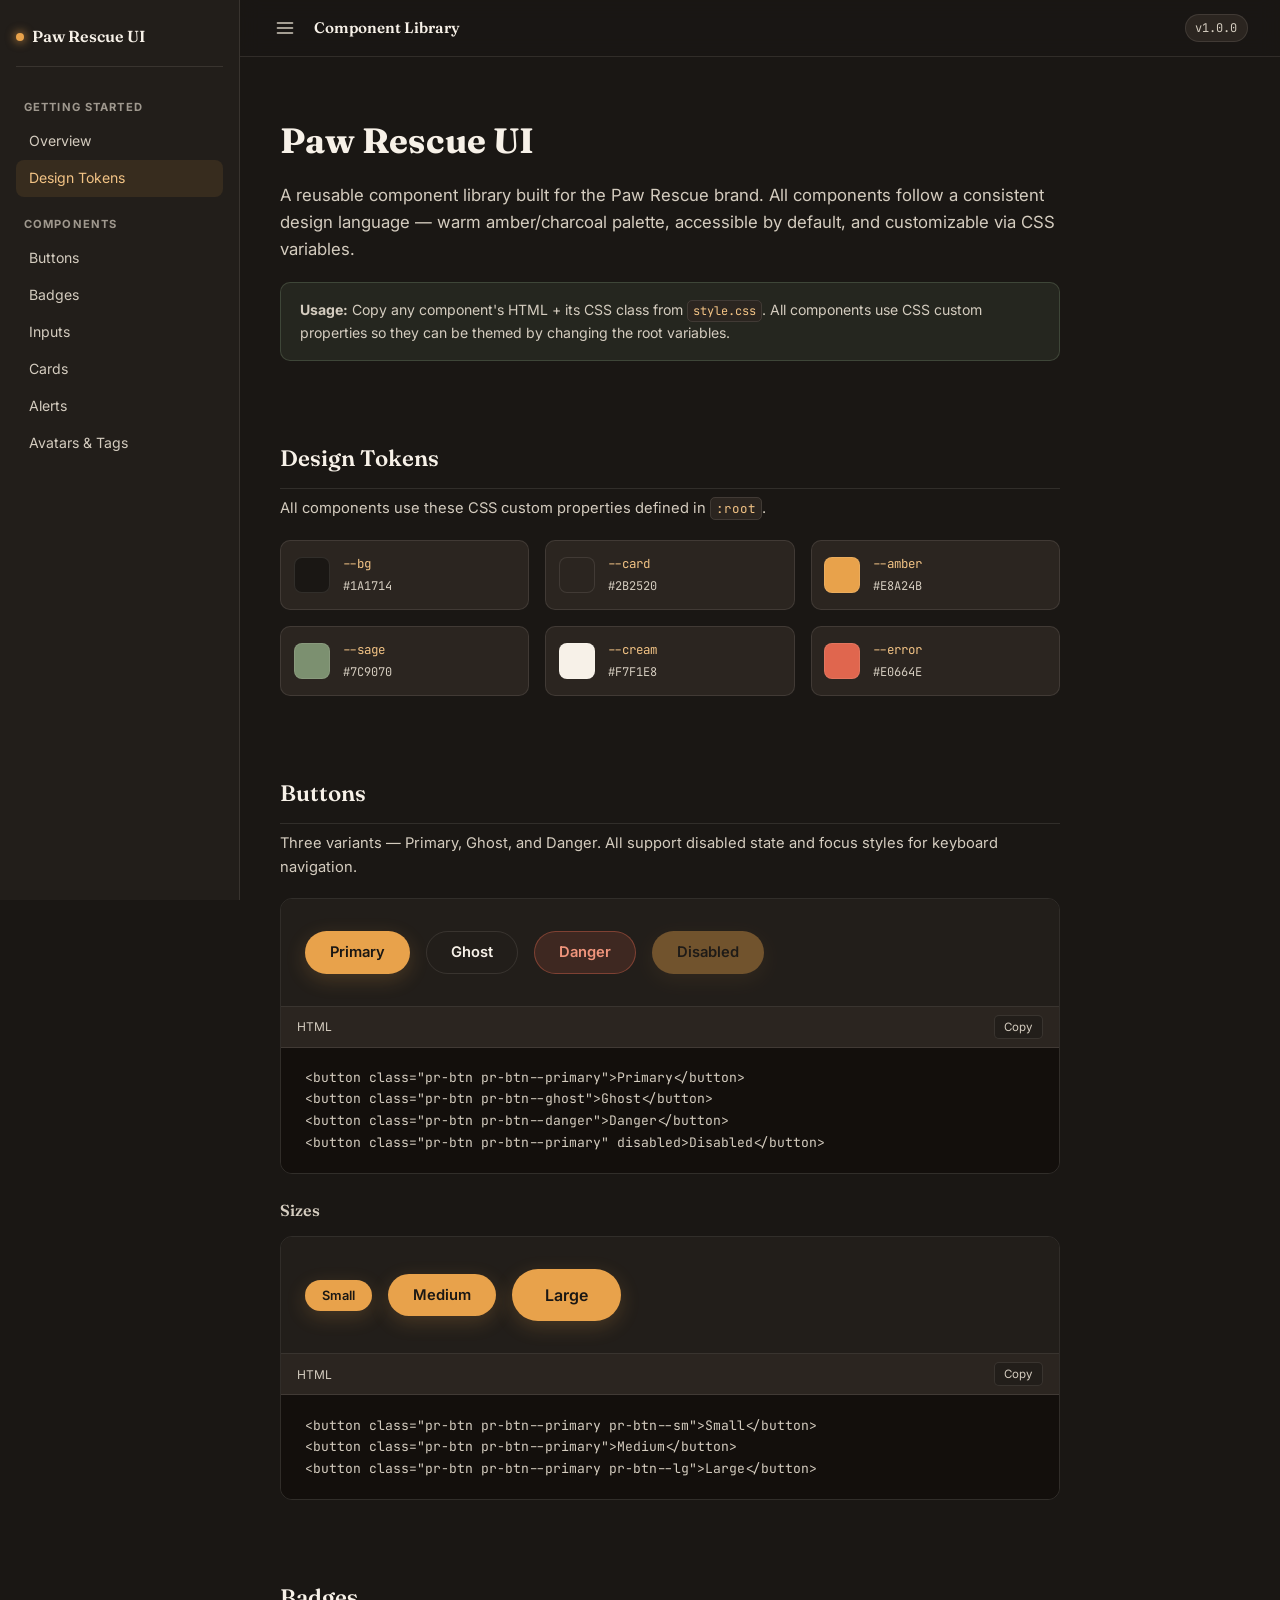
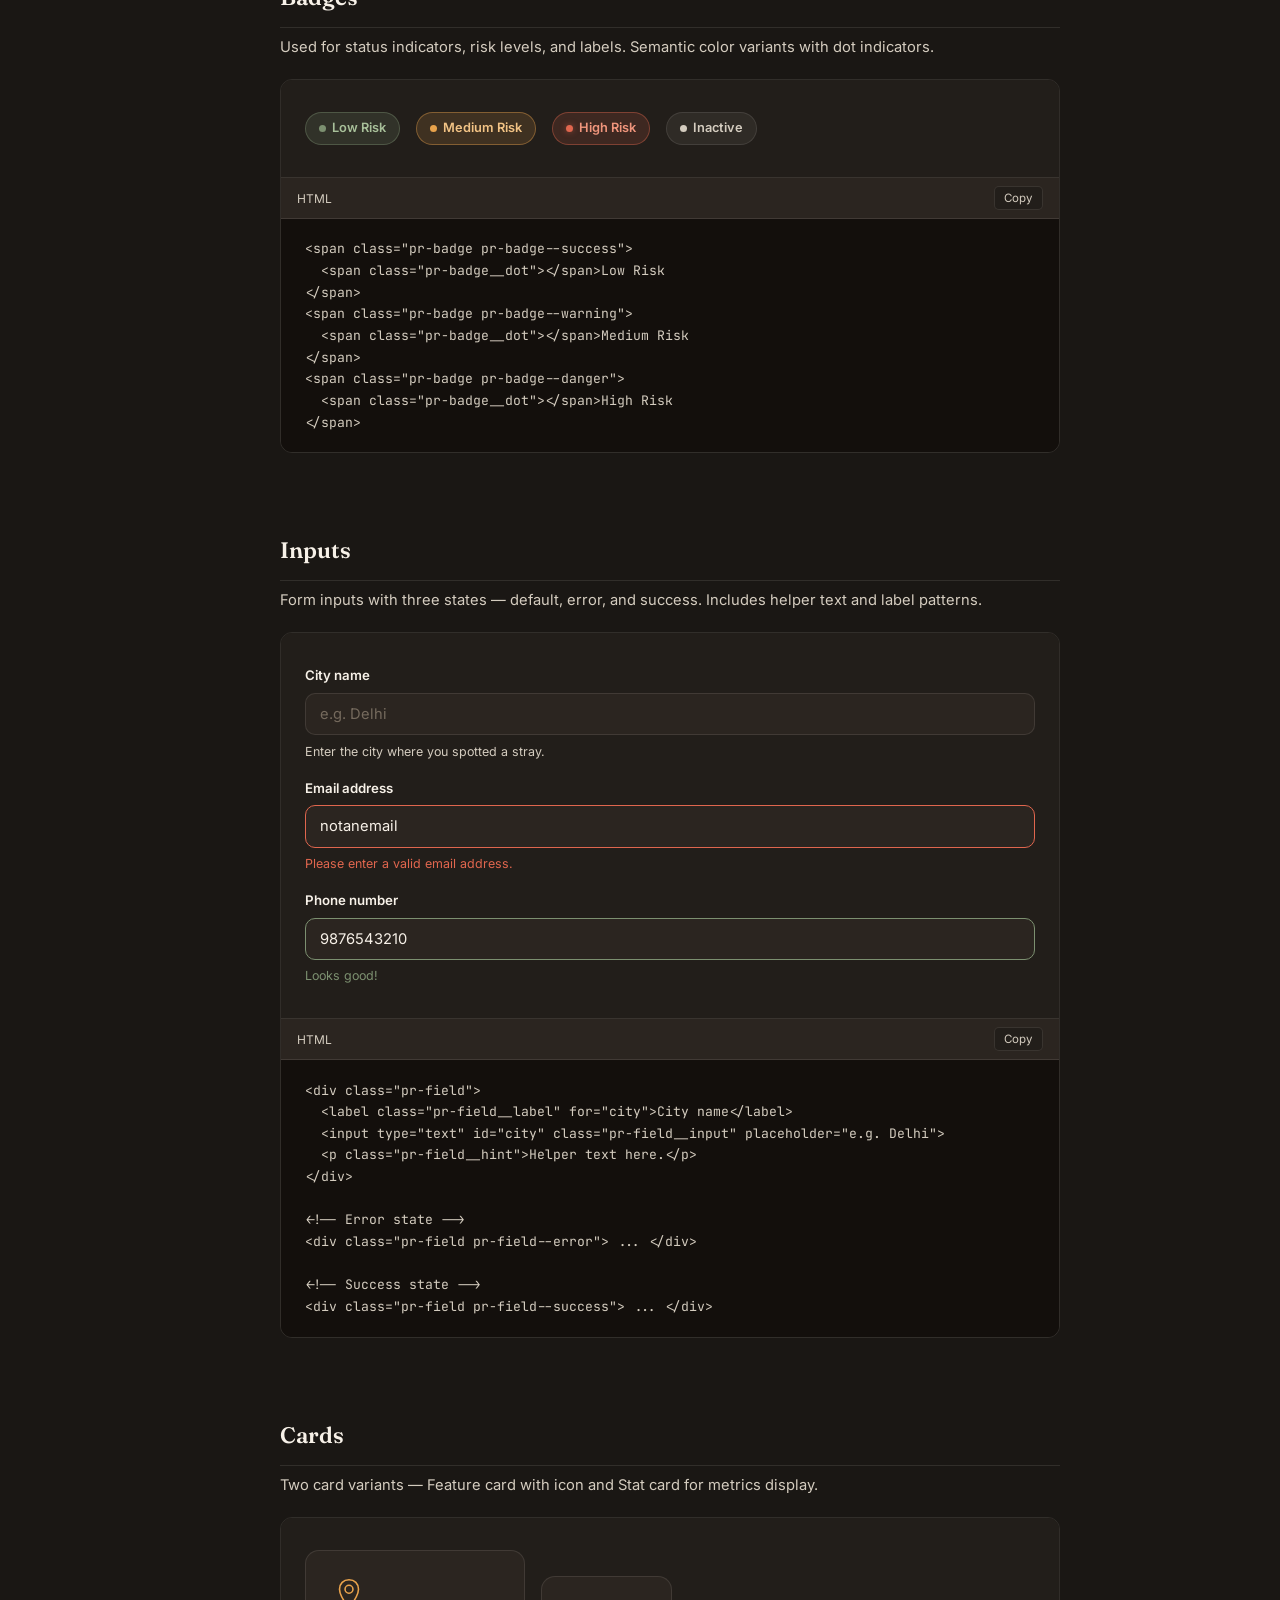
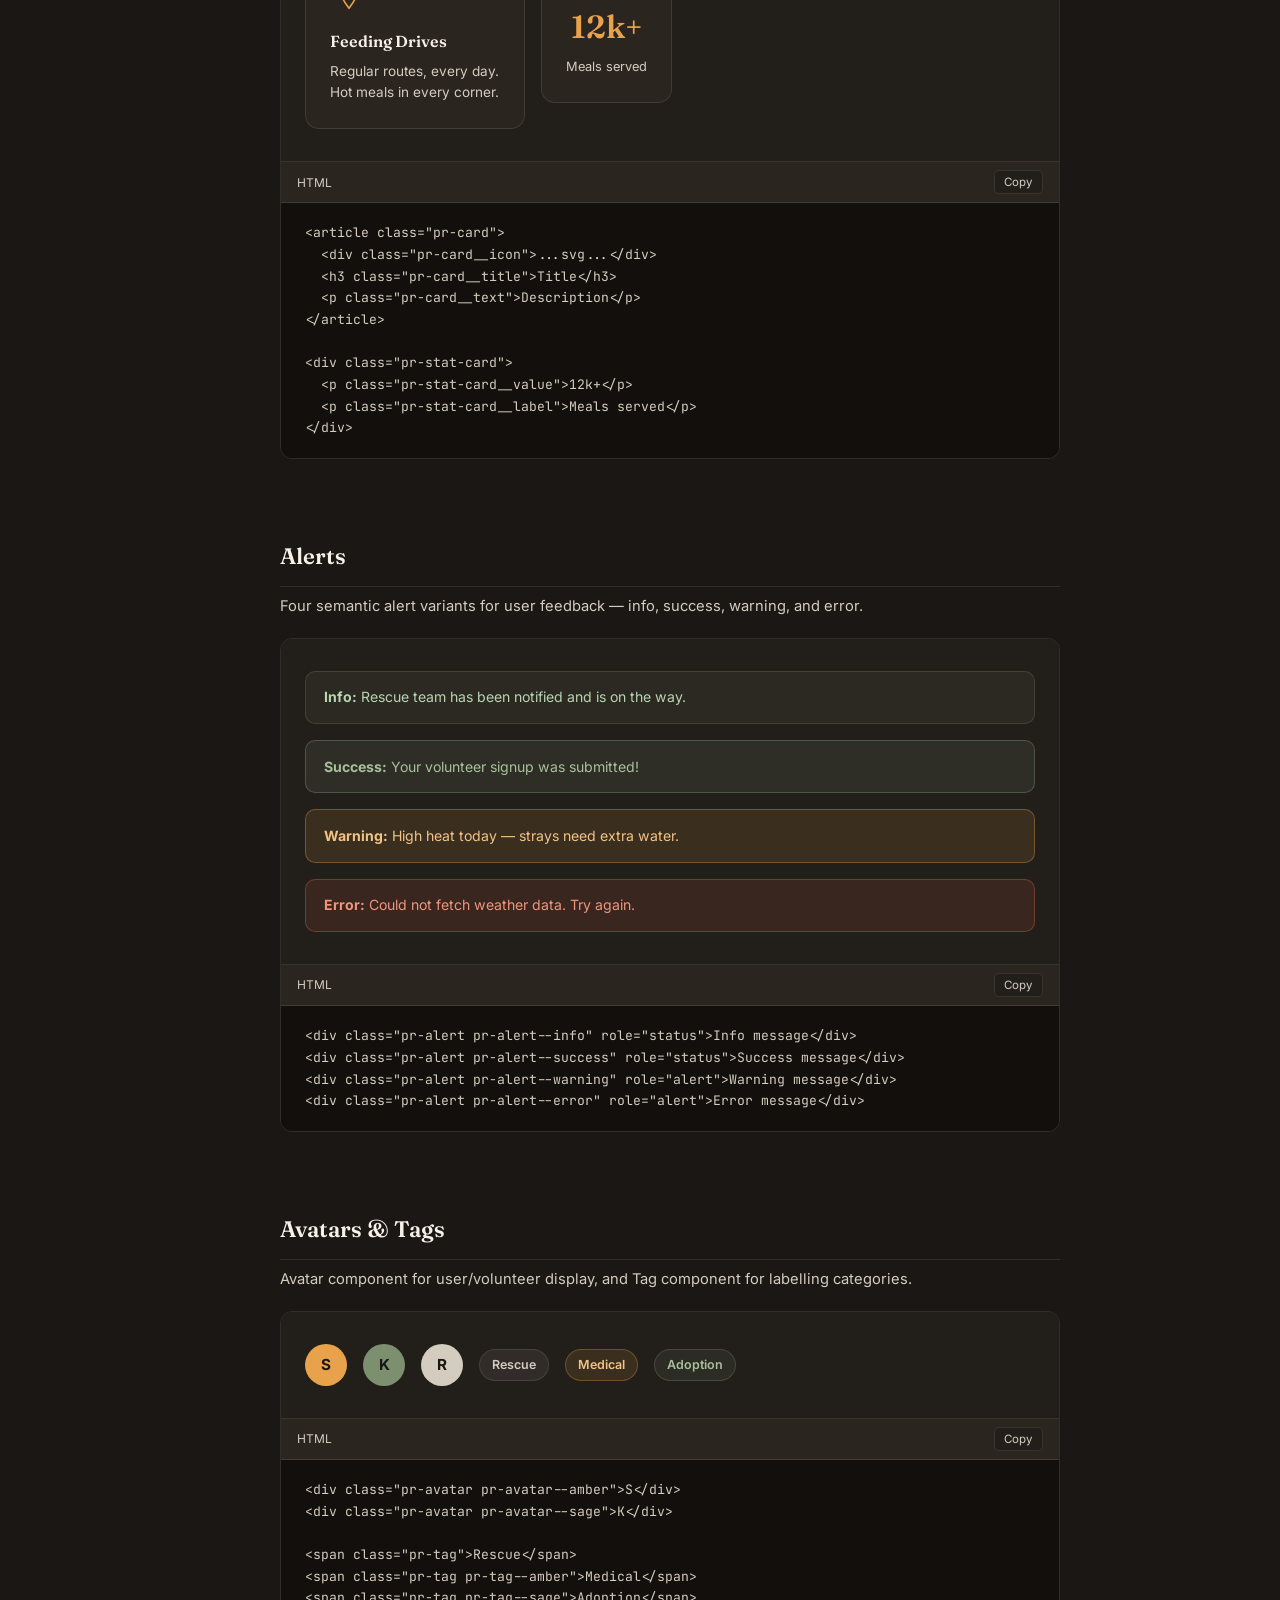
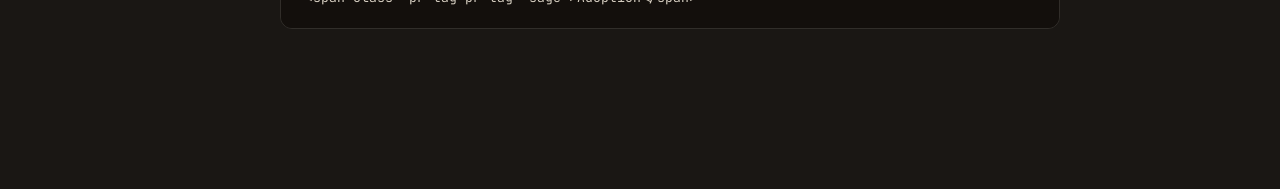
<file: component-library/index.html>
<!DOCTYPE html>
<html lang="en">
<head>
  <meta charset="UTF-8">
  <meta name="viewport" content="width=device-width, initial-scale=1.0">
  <title>Paw Rescue — Component Library</title>
  <link rel="preconnect" href="https://fonts.googleapis.com">
  <link rel="preconnect" href="https://fonts.gstatic.com" crossorigin>
  <link href="https://fonts.googleapis.com/css2?family=Fraunces:opsz,wght@9..144,500;9..144,600;9..144,700&family=Inter:wght@400;500;600;700&family=JetBrains+Mono:wght@400;500&display=swap" rel="stylesheet">
  <link rel="stylesheet" href="style.css">
</head>
<body>

  <!-- SIDEBAR NAV -->
  <aside class="sidebar" id="sidebar">
    <div class="sidebar__brand">
      <span class="brand-dot"></span>
      Paw Rescue UI
    </div>
    <nav class="sidebar__nav" aria-label="Component navigation">
      <p class="sidebar__section-label">Getting Started</p>
      <a href="#overview" class="sidebar__link">Overview</a>
      <a href="#tokens" class="sidebar__link">Design Tokens</a>

      <p class="sidebar__section-label">Components</p>
      <a href="#buttons" class="sidebar__link">Buttons</a>
      <a href="#badges" class="sidebar__link">Badges</a>
      <a href="#inputs" class="sidebar__link">Inputs</a>
      <a href="#cards" class="sidebar__link">Cards</a>
      <a href="#alerts" class="sidebar__link">Alerts</a>
      <a href="#avatars" class="sidebar__link">Avatars & Tags</a>
    </nav>
  </aside>

  <!-- MAIN CONTENT -->
  <main class="content" id="main-content">

    <!-- HEADER -->
    <header class="topbar">
      <button class="topbar__toggle" id="sidebarToggle" aria-label="Toggle sidebar" aria-expanded="true" aria-controls="sidebar">
        <svg viewBox="0 0 24 24" fill="none" stroke="currentColor" stroke-width="2" stroke-linecap="round"><path d="M3 6h18M3 12h18M3 18h18"/></svg>
      </button>
      <span class="topbar__title">Component Library</span>
      <span class="topbar__version">v1.0.0</span>
    </header>

    <div class="doc-content">

      <!-- OVERVIEW -->
      <section id="overview" class="doc-section">
        <h1 class="doc-h1">Paw Rescue UI</h1>
        <p class="doc-lead">A reusable component library built for the Paw Rescue brand. All components follow a consistent design language — warm amber/charcoal palette, accessible by default, and customizable via CSS variables.</p>
        <div class="callout callout--info">
          <strong>Usage:</strong> Copy any component's HTML + its CSS class from <code>style.css</code>. All components use CSS custom properties so they can be themed by changing the root variables.
        </div>
      </section>

      <!-- DESIGN TOKENS -->
      <section id="tokens" class="doc-section">
        <h2 class="doc-h2">Design Tokens</h2>
        <p class="doc-body">All components use these CSS custom properties defined in <code>:root</code>.</p>

        <div class="token-grid">
          <div class="token-item">
            <div class="token-swatch" style="background:#1A1714"></div>
            <div class="token-info">
              <code>--bg</code>
              <span>#1A1714</span>
            </div>
          </div>
          <div class="token-item">
            <div class="token-swatch" style="background:#2B2520"></div>
            <div class="token-info">
              <code>--card</code>
              <span>#2B2520</span>
            </div>
          </div>
          <div class="token-item">
            <div class="token-swatch" style="background:#E8A24B; border-color: rgba(255,255,255,0.1)"></div>
            <div class="token-info">
              <code>--amber</code>
              <span>#E8A24B</span>
            </div>
          </div>
          <div class="token-item">
            <div class="token-swatch" style="background:#7C9070"></div>
            <div class="token-info">
              <code>--sage</code>
              <span>#7C9070</span>
            </div>
          </div>
          <div class="token-item">
            <div class="token-swatch" style="background:#F7F1E8; border-color: rgba(255,255,255,0.1)"></div>
            <div class="token-info">
              <code>--cream</code>
              <span>#F7F1E8</span>
            </div>
          </div>
          <div class="token-item">
            <div class="token-swatch" style="background:#E0664E"></div>
            <div class="token-info">
              <code>--error</code>
              <span>#E0664E</span>
            </div>
          </div>
        </div>
      </section>

      <!-- BUTTONS -->
      <section id="buttons" class="doc-section">
        <h2 class="doc-h2">Buttons</h2>
        <p class="doc-body">Three variants — Primary, Ghost, and Danger. All support disabled state and focus styles for keyboard navigation.</p>

        <div class="preview-box">
          <div class="preview-box__demo">
            <button class="pr-btn pr-btn--primary">Primary</button>
            <button class="pr-btn pr-btn--ghost">Ghost</button>
            <button class="pr-btn pr-btn--danger">Danger</button>
            <button class="pr-btn pr-btn--primary" disabled>Disabled</button>
          </div>
          <div class="preview-box__code">
            <div class="code-header"><span>HTML</span><button class="copy-btn" data-target="code-btn">Copy</button></div>
            <pre id="code-btn"><code>&lt;button class="pr-btn pr-btn--primary"&gt;Primary&lt;/button&gt;
&lt;button class="pr-btn pr-btn--ghost"&gt;Ghost&lt;/button&gt;
&lt;button class="pr-btn pr-btn--danger"&gt;Danger&lt;/button&gt;
&lt;button class="pr-btn pr-btn--primary" disabled&gt;Disabled&lt;/button&gt;</code></pre>
          </div>
        </div>

        <!-- Sizes -->
        <h3 class="doc-h3">Sizes</h3>
        <div class="preview-box">
          <div class="preview-box__demo">
            <button class="pr-btn pr-btn--primary pr-btn--sm">Small</button>
            <button class="pr-btn pr-btn--primary">Medium</button>
            <button class="pr-btn pr-btn--primary pr-btn--lg">Large</button>
          </div>
          <div class="preview-box__code">
            <div class="code-header"><span>HTML</span><button class="copy-btn" data-target="code-sizes">Copy</button></div>
            <pre id="code-sizes"><code>&lt;button class="pr-btn pr-btn--primary pr-btn--sm"&gt;Small&lt;/button&gt;
&lt;button class="pr-btn pr-btn--primary"&gt;Medium&lt;/button&gt;
&lt;button class="pr-btn pr-btn--primary pr-btn--lg"&gt;Large&lt;/button&gt;</code></pre>
          </div>
        </div>
      </section>

      <!-- BADGES -->
      <section id="badges" class="doc-section">
        <h2 class="doc-h2">Badges</h2>
        <p class="doc-body">Used for status indicators, risk levels, and labels. Semantic color variants with dot indicators.</p>

        <div class="preview-box">
          <div class="preview-box__demo">
            <span class="pr-badge pr-badge--success"><span class="pr-badge__dot"></span>Low Risk</span>
            <span class="pr-badge pr-badge--warning"><span class="pr-badge__dot"></span>Medium Risk</span>
            <span class="pr-badge pr-badge--danger"><span class="pr-badge__dot"></span>High Risk</span>
            <span class="pr-badge pr-badge--neutral"><span class="pr-badge__dot"></span>Inactive</span>
          </div>
          <div class="preview-box__code">
            <div class="code-header"><span>HTML</span><button class="copy-btn" data-target="code-badge">Copy</button></div>
            <pre id="code-badge"><code>&lt;span class="pr-badge pr-badge--success"&gt;
  &lt;span class="pr-badge__dot"&gt;&lt;/span&gt;Low Risk
&lt;/span&gt;
&lt;span class="pr-badge pr-badge--warning"&gt;
  &lt;span class="pr-badge__dot"&gt;&lt;/span&gt;Medium Risk
&lt;/span&gt;
&lt;span class="pr-badge pr-badge--danger"&gt;
  &lt;span class="pr-badge__dot"&gt;&lt;/span&gt;High Risk
&lt;/span&gt;</code></pre>
          </div>
        </div>
      </section>

      <!-- INPUTS -->
      <section id="inputs" class="doc-section">
        <h2 class="doc-h2">Inputs</h2>
        <p class="doc-body">Form inputs with three states — default, error, and success. Includes helper text and label patterns.</p>

        <div class="preview-box">
          <div class="preview-box__demo preview-box__demo--col">
            <div class="pr-field">
              <label class="pr-field__label" for="demo-default">City name</label>
              <input type="text" id="demo-default" class="pr-field__input" placeholder="e.g. Delhi">
              <p class="pr-field__hint">Enter the city where you spotted a stray.</p>
            </div>
            <div class="pr-field pr-field--error">
              <label class="pr-field__label" for="demo-error">Email address</label>
              <input type="email" id="demo-error" class="pr-field__input" value="notanemail">
              <p class="pr-field__message">Please enter a valid email address.</p>
            </div>
            <div class="pr-field pr-field--success">
              <label class="pr-field__label" for="demo-success">Phone number</label>
              <input type="tel" id="demo-success" class="pr-field__input" value="9876543210">
              <p class="pr-field__message">Looks good!</p>
            </div>
          </div>
          <div class="preview-box__code">
            <div class="code-header"><span>HTML</span><button class="copy-btn" data-target="code-input">Copy</button></div>
            <pre id="code-input"><code>&lt;div class="pr-field"&gt;
  &lt;label class="pr-field__label" for="city"&gt;City name&lt;/label&gt;
  &lt;input type="text" id="city" class="pr-field__input" placeholder="e.g. Delhi"&gt;
  &lt;p class="pr-field__hint"&gt;Helper text here.&lt;/p&gt;
&lt;/div&gt;

&lt;!-- Error state --&gt;
&lt;div class="pr-field pr-field--error"&gt; ... &lt;/div&gt;

&lt;!-- Success state --&gt;
&lt;div class="pr-field pr-field--success"&gt; ... &lt;/div&gt;</code></pre>
          </div>
        </div>
      </section>

      <!-- CARDS -->
      <section id="cards" class="doc-section">
        <h2 class="doc-h2">Cards</h2>
        <p class="doc-body">Two card variants — Feature card with icon and Stat card for metrics display.</p>

        <div class="preview-box">
          <div class="preview-box__demo">
            <article class="pr-card">
              <div class="pr-card__icon" aria-hidden="true">
                <svg viewBox="0 0 48 48" fill="none" stroke="currentColor" stroke-width="2" stroke-linecap="round"><path d="M24 6C17 6 12 11 12 18c0 8 12 24 12 24s12-16 12-24c0-7-5-12-12-12z"/><circle cx="24" cy="18" r="5"/></svg>
              </div>
              <h3 class="pr-card__title">Feeding Drives</h3>
              <p class="pr-card__text">Regular routes, every day. Hot meals in every corner.</p>
            </article>
            <div class="pr-stat-card">
              <p class="pr-stat-card__value">12k+</p>
              <p class="pr-stat-card__label">Meals served</p>
            </div>
          </div>
          <div class="preview-box__code">
            <div class="code-header"><span>HTML</span><button class="copy-btn" data-target="code-card">Copy</button></div>
            <pre id="code-card"><code>&lt;article class="pr-card"&gt;
  &lt;div class="pr-card__icon"&gt;...svg...&lt;/div&gt;
  &lt;h3 class="pr-card__title"&gt;Title&lt;/h3&gt;
  &lt;p class="pr-card__text"&gt;Description&lt;/p&gt;
&lt;/article&gt;

&lt;div class="pr-stat-card"&gt;
  &lt;p class="pr-stat-card__value"&gt;12k+&lt;/p&gt;
  &lt;p class="pr-stat-card__label"&gt;Meals served&lt;/p&gt;
&lt;/div&gt;</code></pre>
          </div>
        </div>
      </section>

      <!-- ALERTS -->
      <section id="alerts" class="doc-section">
        <h2 class="doc-h2">Alerts</h2>
        <p class="doc-body">Four semantic alert variants for user feedback — info, success, warning, and error.</p>

        <div class="preview-box">
          <div class="preview-box__demo preview-box__demo--col">
            <div class="pr-alert pr-alert--info" role="status">
              <strong>Info:</strong> Rescue team has been notified and is on the way.
            </div>
            <div class="pr-alert pr-alert--success" role="status">
              <strong>Success:</strong> Your volunteer signup was submitted!
            </div>
            <div class="pr-alert pr-alert--warning" role="alert">
              <strong>Warning:</strong> High heat today — strays need extra water.
            </div>
            <div class="pr-alert pr-alert--error" role="alert">
              <strong>Error:</strong> Could not fetch weather data. Try again.
            </div>
          </div>
          <div class="preview-box__code">
            <div class="code-header"><span>HTML</span><button class="copy-btn" data-target="code-alert">Copy</button></div>
            <pre id="code-alert"><code>&lt;div class="pr-alert pr-alert--info" role="status"&gt;Info message&lt;/div&gt;
&lt;div class="pr-alert pr-alert--success" role="status"&gt;Success message&lt;/div&gt;
&lt;div class="pr-alert pr-alert--warning" role="alert"&gt;Warning message&lt;/div&gt;
&lt;div class="pr-alert pr-alert--error" role="alert"&gt;Error message&lt;/div&gt;</code></pre>
          </div>
        </div>
      </section>

      <!-- AVATARS & TAGS -->
      <section id="avatars" class="doc-section">
        <h2 class="doc-h2">Avatars & Tags</h2>
        <p class="doc-body">Avatar component for user/volunteer display, and Tag component for labelling categories.</p>

        <div class="preview-box">
          <div class="preview-box__demo">
            <div class="pr-avatar pr-avatar--amber">S</div>
            <div class="pr-avatar pr-avatar--sage">K</div>
            <div class="pr-avatar pr-avatar--dim">R</div>
            <span class="pr-tag">Rescue</span>
            <span class="pr-tag pr-tag--amber">Medical</span>
            <span class="pr-tag pr-tag--sage">Adoption</span>
          </div>
          <div class="preview-box__code">
            <div class="code-header"><span>HTML</span><button class="copy-btn" data-target="code-avatar">Copy</button></div>
            <pre id="code-avatar"><code>&lt;div class="pr-avatar pr-avatar--amber"&gt;S&lt;/div&gt;
&lt;div class="pr-avatar pr-avatar--sage"&gt;K&lt;/div&gt;

&lt;span class="pr-tag"&gt;Rescue&lt;/span&gt;
&lt;span class="pr-tag pr-tag--amber"&gt;Medical&lt;/span&gt;
&lt;span class="pr-tag pr-tag--sage"&gt;Adoption&lt;/span&gt;</code></pre>
          </div>
        </div>
      </section>

    </div>
  </main>

  <script src="script.js"></script>
</body>
</html>
</file>
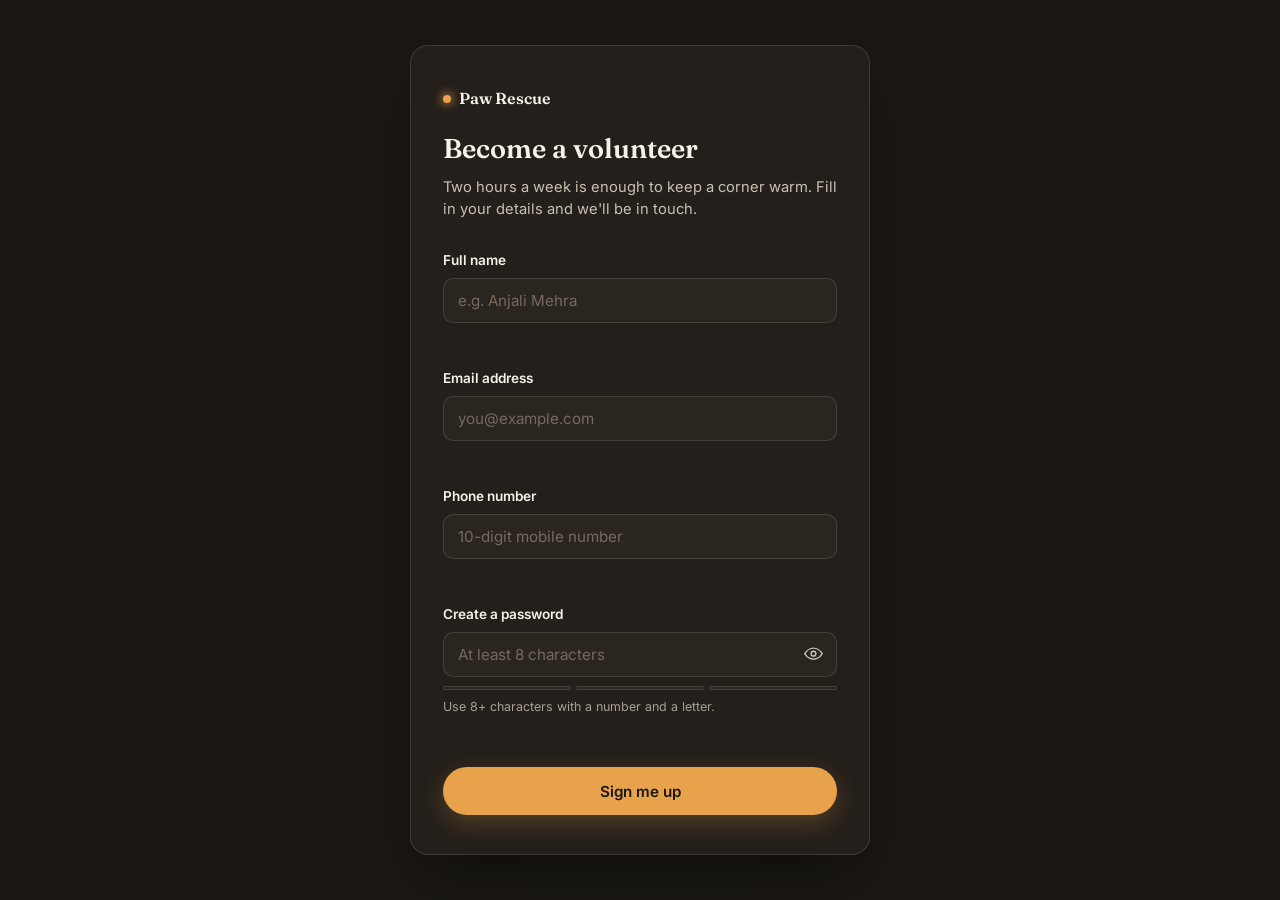
<file: intractive form/index.html>
<!DOCTYPE html>
<html lang="en">
<head>
  <meta charset="UTF-8">
  <meta name="viewport" content="width=device-width, initial-scale=1.0">
  <title>Volunteer Signup — Paw Rescue</title>
  <meta name="description" content="Sign up to volunteer with Paw Rescue and help us feed, rescue, and treat stray animals.">
  <link rel="preconnect" href="https://fonts.googleapis.com">
  <link rel="preconnect" href="https://fonts.gstatic.com" crossorigin>
  <link href="https://fonts.googleapis.com/css2?family=Fraunces:opsz,wght@9..144,500;9..144,600;9..144,700&family=Inter:wght@400;500;600;700&display=swap" rel="stylesheet">
  <link rel="stylesheet" href="style.css">
</head>
<body>

  <main class="page">
    <div class="form-card">

      <div class="form-card__header">
        <span class="brand">
          <span class="brand__dot" aria-hidden="true"></span>
          Paw Rescue
        </span>
        <h1 class="form-card__title">Become a volunteer</h1>
        <p class="form-card__sub">Two hours a week is enough to keep a corner warm. Fill in your details and we'll be in touch.</p>
      </div>

      <!-- Success state (hidden by default) -->
      <div class="success-panel" id="successPanel" hidden>
        <div class="success-panel__icon" aria-hidden="true">
          <svg viewBox="0 0 52 52">
            <circle cx="26" cy="26" r="25" class="success-circle"/>
            <path d="M15 27 L23 35 L38 18" class="success-check"/>
          </svg>
        </div>
        <h2 class="success-panel__title">You're on the list!</h2>
        <p class="success-panel__text">Thanks for stepping up. We'll reach out within 2–3 days with next steps.</p>
        <button type="button" class="btn btn--ghost" id="resetBtn">Sign up another volunteer</button>
      </div>

      <!-- Form -->
      <form id="volunteerForm" class="form" novalidate>

        <div class="field">
          <label for="fullName" class="field__label">Full name</label>
          <input
            type="text"
            id="fullName"
            name="fullName"
            class="field__input"
            placeholder="e.g. Anjali Mehra"
            autocomplete="name"
            aria-describedby="fullNameError"
          >
          <p class="field__error" id="fullNameError" role="alert"></p>
        </div>

        <div class="field">
          <label for="email" class="field__label">Email address</label>
          <input
            type="email"
            id="email"
            name="email"
            class="field__input"
            placeholder="you@example.com"
            autocomplete="email"
            aria-describedby="emailError"
          >
          <p class="field__error" id="emailError" role="alert"></p>
        </div>

        <div class="field">
          <label for="phone" class="field__label">Phone number</label>
          <input
            type="tel"
            id="phone"
            name="phone"
            class="field__input"
            placeholder="10-digit mobile number"
            autocomplete="tel"
            aria-describedby="phoneError"
          >
          <p class="field__error" id="phoneError" role="alert"></p>
        </div>

        <div class="field">
          <label for="password" class="field__label">Create a password</label>
          <div class="field__password-wrap">
            <input
              type="password"
              id="password"
              name="password"
              class="field__input"
              placeholder="At least 8 characters"
              autocomplete="new-password"
              aria-describedby="passwordError passwordHint"
            >
            <button type="button" class="field__toggle" id="togglePassword" aria-label="Show password">
              <svg viewBox="0 0 24 24" class="eye-icon"><path d="M1 12s4-7 11-7 11 7 11 7-4 7-11 7-11-7-11-7z"/><circle cx="12" cy="12" r="3"/></svg>
            </button>
          </div>
          <div class="strength-meter" id="strengthMeter" aria-hidden="true">
            <span class="strength-meter__bar" data-level="1"></span>
            <span class="strength-meter__bar" data-level="2"></span>
            <span class="strength-meter__bar" data-level="3"></span>
          </div>
          <p class="field__hint" id="passwordHint">Use 8+ characters with a number and a letter.</p>
          <p class="field__error" id="passwordError" role="alert"></p>
        </div>

        <button type="submit" class="btn btn--primary btn--full">Sign me up</button>
      </form>

    </div>
  </main>

  <script src="script.js"></script>
</body>
</html>
</file>
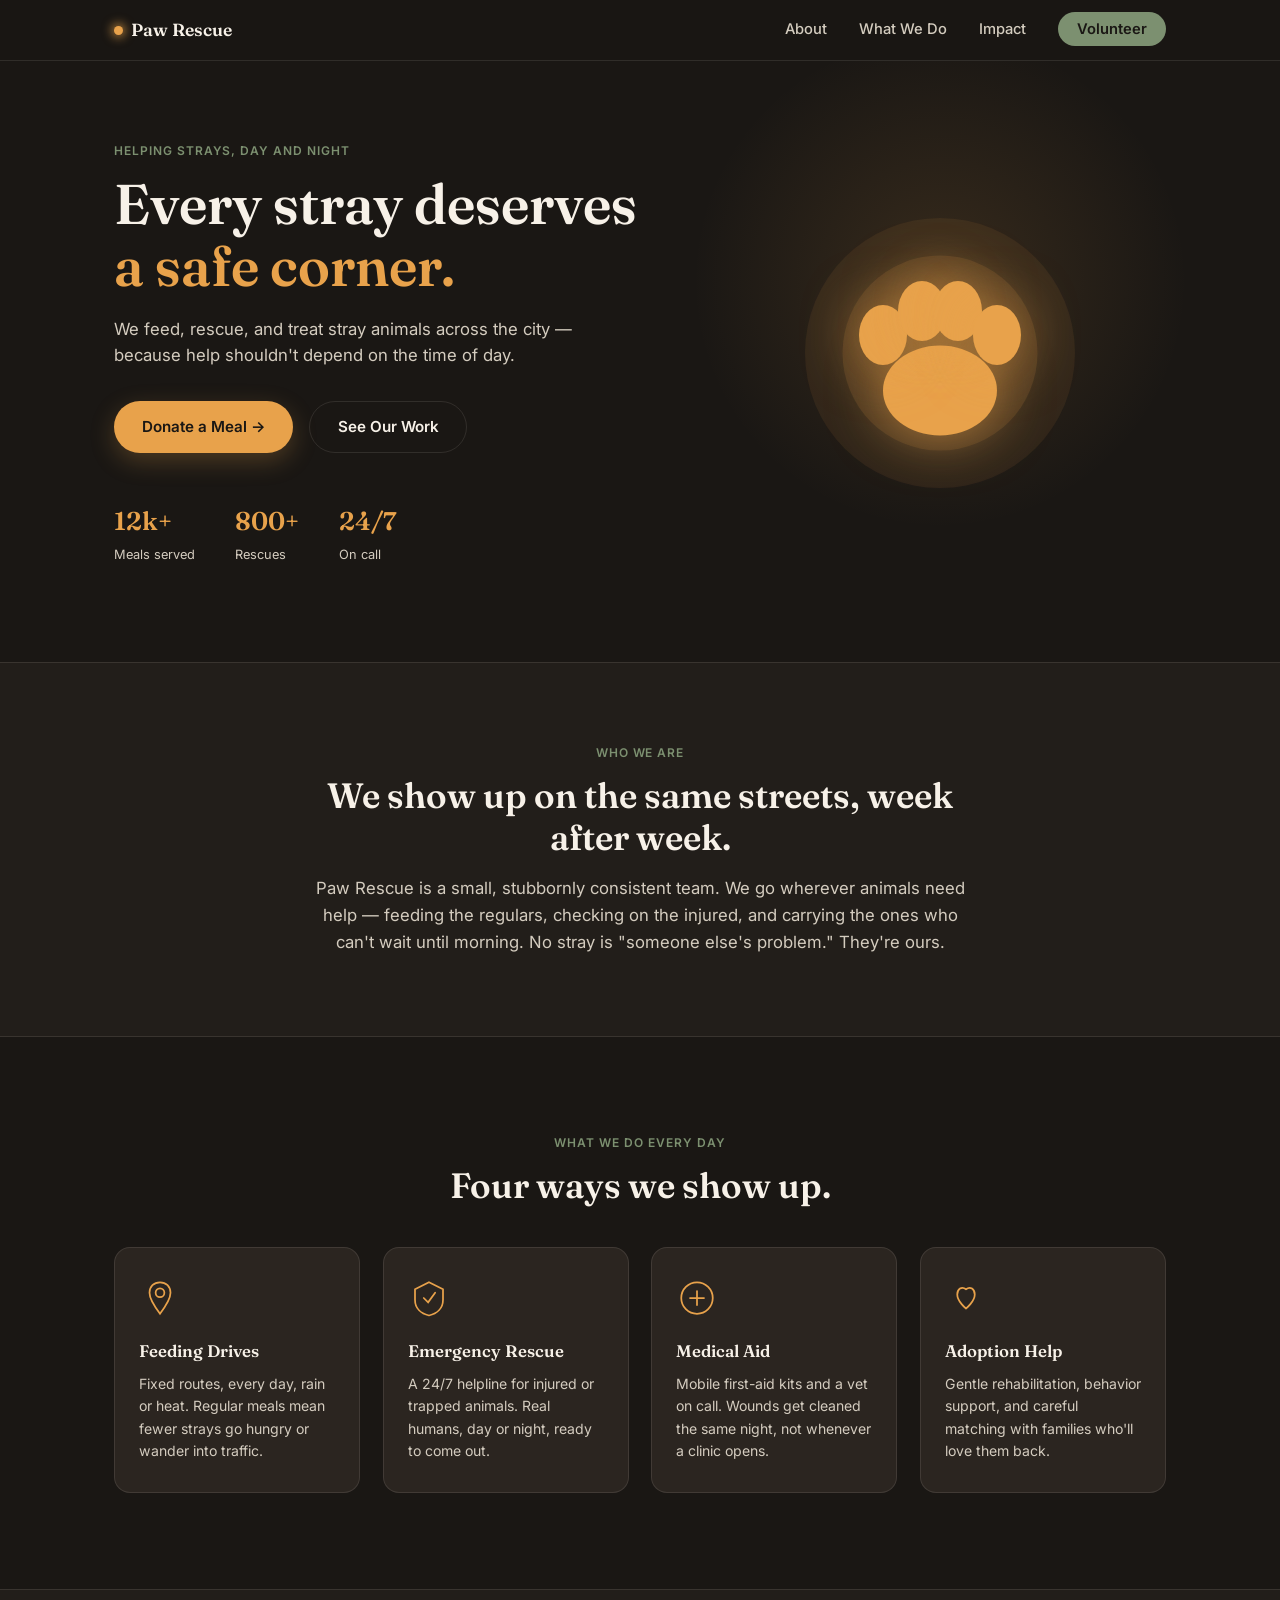
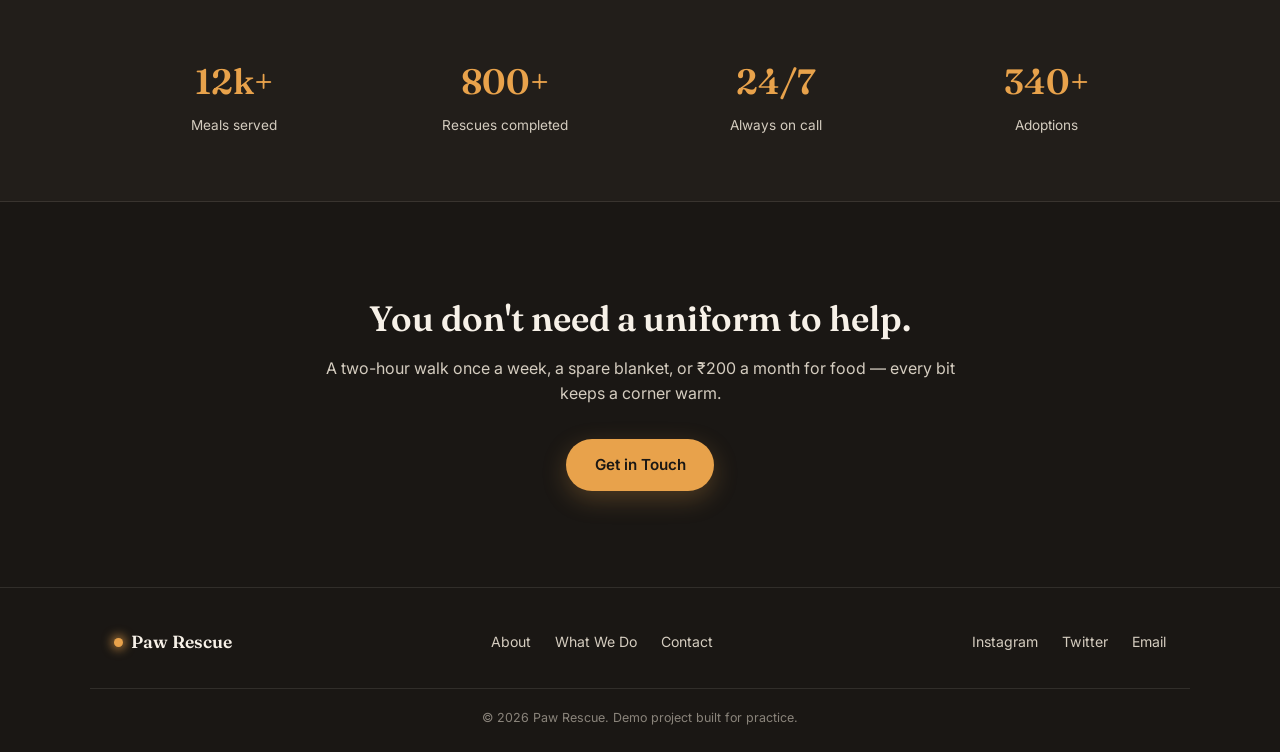
<file: landing-page/index.html>
<!DOCTYPE html>
<html lang="en">
<head>
  <meta charset="UTF-8">
  <meta name="viewport" content="width=device-width, initial-scale=1.0">
  <title>Paw Rescue — Help for strays, day and night</title>
  <meta name="description" content="Paw Rescue feeds, rescues, and treats stray animals across the city.">
  <link rel="preconnect" href="https://fonts.googleapis.com">
  <link rel="preconnect" href="https://fonts.gstatic.com" crossorigin>
  <link href="https://fonts.googleapis.com/css2?family=Fraunces:opsz,wght@9..144,500;9..144,600;9..144,700&family=Inter:wght@400;500;600;700&display=swap" rel="stylesheet">
  <link rel="stylesheet" href="style.css">
</head>
<body>

  <header class="navbar" id="navbar">
    <nav class="navbar__inner">
      <a href="#top" class="brand">
        <span class="brand__dot"></span>
        Paw Rescue
      </a>
      <button class="navbar__toggle" id="navToggle" aria-label="Toggle menu" aria-expanded="false">
        <span></span><span></span><span></span>
      </button>
      <ul class="navbar__menu" id="navMenu">
        <li><a href="#about">About</a></li>
        <li><a href="#features">What We Do</a></li>
        <li><a href="#stats">Impact</a></li>
        <li><a href="#contact" class="navbar__cta">Volunteer</a></li>
      </ul>
    </nav>
  </header>
   <main>
  <section class="hero" id="top">
    <div class="hero__bg-glow" aria-hidden="true"></div>
    <div class="hero__content">
      <p class="eyebrow">Helping strays, day and night</p>
      <h1 class="hero__headline">Every stray deserves <span class="text-amber">a safe corner.</span></h1>
      <p class="hero__sub">We feed, rescue, and treat stray animals across the city — because help shouldn't depend on the time of day.</p>
      <div class="hero__actions">
        <a href="#contact" class="btn btn--primary">Donate a Meal →</a>
        <a href="#features" class="btn btn--ghost">See Our Work</a>
      </div>
      <div class="hero__stats">
        <div class="hero__stat"><p class="hero__stat-value">12k+</p><p class="hero__stat-label">Meals served</p></div>
        <div class="hero__stat"><p class="hero__stat-value">800+</p><p class="hero__stat-label">Rescues</p></div>
        <div class="hero__stat"><p class="hero__stat-value">24/7</p><p class="hero__stat-label">On call</p></div>
      </div>
    </div>
    <div class="hero__paw" aria-hidden="true">
      <svg viewBox="0 0 200 200" class="paw-svg">
        <circle cx="100" cy="100" r="90" class="paw-glow-ring"/>
        <circle cx="100" cy="100" r="65" class="paw-glow-ring-2"/>
        <ellipse cx="100" cy="125" rx="38" ry="30" class="paw-shape"/>
        <ellipse cx="62"  cy="88"  rx="16" ry="20" class="paw-shape"/>
        <ellipse cx="88"  cy="72"  rx="16" ry="20" class="paw-shape"/>
        <ellipse cx="112" cy="72"  rx="16" ry="20" class="paw-shape"/>
        <ellipse cx="138" cy="88"  rx="16" ry="20" class="paw-shape"/>
      </svg>
    </div>
  </section>

  <section class="about" id="about">
    <div class="container container--narrow">
      <p class="eyebrow eyebrow--center">Who we are</p>
      <h2 class="section-title text-center">We show up on the same streets, week after week.</h2>
      <p class="about__text">Paw Rescue is a small, stubbornly consistent team. We go wherever animals need help — feeding the regulars, checking on the injured, and carrying the ones who can't wait until morning. No stray is "someone else's problem." They're ours.</p>
    </div>
  </section>

  <section class="features" id="features">
    <div class="container">
      <p class="eyebrow eyebrow--center">What we do every day</p>
      <h2 class="section-title text-center">Four ways we show up.</h2>
      <div class="features__grid">
        <article class="card reveal">
          <div class="card__icon">
            <svg viewBox="0 0 48 48" fill="none" stroke="currentColor" stroke-width="2" stroke-linecap="round"><path d="M24 6C17 6 12 11 12 18c0 8 12 24 12 24s12-16 12-24c0-7-5-12-12-12z"/><circle cx="24" cy="18" r="5"/></svg>
          </div>
          <h3 class="card__title">Feeding Drives</h3>
          <p class="card__text">Fixed routes, every day, rain or heat. Regular meals mean fewer strays go hungry or wander into traffic.</p>
        </article>
        <article class="card reveal" style="--delay:0.08s">
          <div class="card__icon">
            <svg viewBox="0 0 48 48" fill="none" stroke="currentColor" stroke-width="2" stroke-linecap="round"><path d="M24 6L40 14V26C40 36 33 42 24 44C15 42 8 36 8 26V14Z"/><path d="M18 24L23 29L31 18"/></svg>
          </div>
          <h3 class="card__title">Emergency Rescue</h3>
          <p class="card__text">A 24/7 helpline for injured or trapped animals. Real humans, day or night, ready to come out.</p>
        </article>
        <article class="card reveal" style="--delay:0.16s">
          <div class="card__icon">
            <svg viewBox="0 0 48 48" fill="none" stroke="currentColor" stroke-width="2" stroke-linecap="round"><circle cx="24" cy="24" r="18"/><path d="M24 16V32M16 24H32"/></svg>
          </div>
          <h3 class="card__title">Medical Aid</h3>
          <p class="card__text">Mobile first-aid kits and a vet on call. Wounds get cleaned the same night, not whenever a clinic opens.</p>
        </article>
        <article class="card reveal" style="--delay:0.24s">
          <div class="card__icon">
            <svg viewBox="0 0 48 48" fill="none" stroke="currentColor" stroke-width="2" stroke-linecap="round"><path d="M14 20C14 14 19 10 24 14C29 10 34 14 34 20C34 28 24 36 24 36C24 36 14 28 14 20Z"/></svg>
          </div>
          <h3 class="card__title">Adoption Help</h3>
          <p class="card__text">Gentle rehabilitation, behavior support, and careful matching with families who'll love them back.</p>
        </article>
      </div>
    </div>
  </section>

  <section class="stats-strip" id="stats">
    <div class="container">
      <div class="stats-strip__grid">
        <div class="stat-item reveal"><p class="stat-item__value">12k+</p><p class="stat-item__label">Meals served</p></div>
        <div class="stat-item reveal" style="--delay:0.08s"><p class="stat-item__value">800+</p><p class="stat-item__label">Rescues completed</p></div>
        <div class="stat-item reveal" style="--delay:0.16s"><p class="stat-item__value">24/7</p><p class="stat-item__label">Always on call</p></div>
        <div class="stat-item reveal" style="--delay:0.24s"><p class="stat-item__value text-sage">340+</p><p class="stat-item__label">Adoptions</p></div>
      </div>
    </div>
  </section>

  <section class="cta" id="contact">
    <div class="container container--narrow text-center">
      <h2 class="section-title">You don't need a uniform to help.</h2>
      <p class="cta__text">A two-hour walk once a week, a spare blanket, or ₹200 a month for food — every bit keeps a corner warm.</p>
      <a href="mailto:hello@pawrescue.org" class="btn btn--primary">Get in Touch</a>
    </div>
  </section>

  <footer class="footer">
    <div class="footer__inner container">
      <span class="brand"><span class="brand__dot"></span>Paw Rescue</span>
      <ul class="footer__links">
        <li><a href="#about">About</a></li>
        <li><a href="#features">What We Do</a></li>
        <li><a href="#contact">Contact</a></li>
      </ul>
      <ul class="footer__social">
        <li><a href="#">Instagram</a></li>
        <li><a href="#">Twitter</a></li>
        <li><a href="mailto:hello@pawrescue.org">Email</a></li>
      </ul>
    </div>
    <p class="footer__bottom">© 2026 Paw Rescue. Demo project built for practice.</p>
  </footer>
  </main>

  <script src="script.js"></script>
</body>
</html>
</file>
<file: component-library/style.css>
/* ===========================
   TOKENS
=========================== */
:root {
  --bg: #1A1714;
  --soft: #221E1A;
  --card: #2B2520;
  --amber: #E8A24B;
  --amber-lt: #F2C385;
  --sage: #7C9070;
  --cream: #F7F1E8;
  --dim: #D4CCbf;
  --error: #E0664E;
  --line: rgba(247,241,232,0.1);
  --sidebar-w: 240px;
  --font-display: "Fraunces", serif;
  --font-body: "Inter", sans-serif;
  --font-mono: "JetBrains Mono", monospace;
}

*, *::before, *::after { box-sizing: border-box; }
html { scroll-behavior: smooth; }
body {
  margin: 0;
  background: var(--bg);
  color: var(--cream);
  font-family: var(--font-body);
  line-height: 1.6;
  -webkit-font-smoothing: antialiased;
  display: flex;
  min-height: 100vh;
}

/* ===========================
   SIDEBAR
=========================== */
.sidebar {
  width: var(--sidebar-w);
  min-height: 100vh;
  background: var(--soft);
  border-right: 1px solid var(--line);
  padding: 1.5rem 1rem;
  position: fixed;
  top: 0; left: 0;
  overflow-y: auto;
  transition: transform 0.25s ease;
  z-index: 100;
}

.sidebar.is-hidden { transform: translateX(-100%); }

.sidebar__brand {
  display: flex;
  align-items: center;
  gap: 0.5rem;
  font-family: var(--font-display);
  font-weight: 600;
  font-size: 1rem;
  margin-bottom: 2rem;
  padding-bottom: 1rem;
  border-bottom: 1px solid var(--line);
}

.brand-dot {
  width: 8px; height: 8px;
  border-radius: 50%;
  background: var(--amber);
  box-shadow: 0 0 8px 2px rgba(232,162,75,0.5);
}

.sidebar__section-label {
  font-size: 0.7rem;
  font-weight: 700;
  text-transform: uppercase;
  letter-spacing: 0.1em;
  color: var(--dim);
  margin: 1.2rem 0 0.4rem 0.5rem;
  opacity: 0.7;
}

.sidebar__link {
  display: block;
  padding: 0.45rem 0.8rem;
  border-radius: 8px;
  font-size: 0.88rem;
  color: var(--dim);
  text-decoration: none;
  transition: background 0.15s, color 0.15s;
}

.sidebar__link:hover,
.sidebar__link.is-active {
  background: rgba(232,162,75,0.1);
  color: var(--amber-lt);
}

/* ===========================
   MAIN CONTENT
=========================== */
.content {
  margin-left: var(--sidebar-w);
  flex: 1;
  transition: margin-left 0.25s ease;
}

.content.full-width { margin-left: 0; }

/* ===========================
   TOPBAR
=========================== */
.topbar {
  position: sticky;
  top: 0;
  z-index: 50;
  background: rgba(26,23,20,0.9);
  backdrop-filter: blur(10px);
  border-bottom: 1px solid var(--line);
  padding: 0.9rem 2rem;
  display: flex;
  align-items: center;
  gap: 1rem;
}

.topbar__toggle {
  background: none;
  border: none;
  cursor: pointer;
  color: var(--dim);
  padding: 0.2rem;
  display: flex;
}
.topbar__toggle svg { width: 20px; height: 20px; }
.topbar__toggle:hover { color: var(--amber); }

.topbar__title {
  font-family: var(--font-display);
  font-weight: 600;
  font-size: 0.95rem;
}

.topbar__version {
  margin-left: auto;
  font-size: 0.75rem;
  background: var(--card);
  border: 1px solid var(--line);
  padding: 0.2rem 0.6rem;
  border-radius: 999px;
  color: var(--dim);
  font-family: var(--font-mono);
}

/* ===========================
   DOC CONTENT
=========================== */
.doc-content {
  max-width: 860px;
  padding: 2.5rem 2.5rem 6rem;
}

.doc-section {
  margin-bottom: 4rem;
  padding-top: 1rem;
}

.doc-h1 {
  font-family: var(--font-display);
  font-size: 2.2rem;
  font-weight: 700;
  margin: 0 0 0.8rem;
}

.doc-h2 {
  font-family: var(--font-display);
  font-size: 1.4rem;
  font-weight: 600;
  margin: 0 0 0.5rem;
  padding-bottom: 0.7rem;
  border-bottom: 1px solid var(--line);
}

.doc-h3 {
  font-family: var(--font-display);
  font-size: 1rem;
  font-weight: 600;
  margin: 1.5rem 0 0.5rem;
  color: var(--dim);
}

.doc-lead {
  font-size: 1.05rem;
  color: var(--dim);
  margin: 0 0 1.2rem;
}

.doc-body {
  font-size: 0.92rem;
  color: var(--dim);
  margin: 0 0 1.2rem;
}

code {
  font-family: var(--font-mono);
  font-size: 0.85em;
  background: var(--card);
  border: 1px solid var(--line);
  padding: 0.15em 0.4em;
  border-radius: 5px;
  color: var(--amber-lt);
}

/* ===========================
   CALLOUT
=========================== */
.callout {
  padding: 1rem 1.2rem;
  border-radius: 10px;
  font-size: 0.88rem;
  margin-bottom: 1.2rem;
}
.callout--info {
  background: rgba(124,144,112,0.12);
  border: 1px solid rgba(124,144,112,0.3);
  color: var(--dim);
}

/* ===========================
   TOKEN GRID
=========================== */
.token-grid {
  display: grid;
  grid-template-columns: repeat(3, 1fr);
  gap: 1rem;
}

.token-item {
  display: flex;
  align-items: center;
  gap: 0.8rem;
  background: var(--card);
  border: 1px solid var(--line);
  border-radius: 10px;
  padding: 0.8rem;
}

.token-swatch {
  width: 36px;
  height: 36px;
  border-radius: 8px;
  border: 1px solid var(--line);
  flex-shrink: 0;
}

.token-info {
  display: flex;
  flex-direction: column;
  gap: 0.2rem;
}

.token-info code {
  font-size: 0.78rem;
  background: none;
  border: none;
  padding: 0;
  color: var(--amber-lt);
}

.token-info span {
  font-size: 0.75rem;
  color: var(--dim);
  font-family: var(--font-mono);
}

/* ===========================
   PREVIEW BOX
=========================== */
.preview-box {
  border: 1px solid var(--line);
  border-radius: 12px;
  overflow: hidden;
  margin-top: 0.8rem;
}

.preview-box__demo {
  padding: 2rem 1.5rem;
  display: flex;
  flex-wrap: wrap;
  align-items: center;
  gap: 1rem;
  background: var(--soft);
  border-bottom: 1px solid var(--line);
}

.preview-box__demo--col {
  flex-direction: column;
  align-items: stretch;
}

.preview-box__code { position: relative; }

.code-header {
  display: flex;
  justify-content: space-between;
  align-items: center;
  padding: 0.5rem 1rem;
  background: var(--card);
  border-bottom: 1px solid var(--line);
  font-size: 0.75rem;
  color: var(--dim);
}

.copy-btn {
  background: var(--soft);
  border: 1px solid var(--line);
  color: var(--dim);
  font-size: 0.72rem;
  padding: 0.25rem 0.6rem;
  border-radius: 5px;
  cursor: pointer;
  font-family: var(--font-body);
  transition: color 0.2s, border-color 0.2s;
}
.copy-btn:hover { color: var(--amber); border-color: var(--amber); }
.copy-btn.copied { color: var(--sage); border-color: var(--sage); }

pre {
  margin: 0;
  padding: 1.2rem 1.5rem;
  background: #130F0C;
  overflow-x: auto;
  font-family: var(--font-mono);
  font-size: 0.82rem;
  line-height: 1.65;
  color: #D4CCbf;
}

pre code {
  background: none;
  border: none;
  padding: 0;
  color: inherit;
  font-size: inherit;
}

/* ===========================
   ===== COMPONENTS =====
=========================== */

/* ----- BUTTONS ----- */
.pr-btn {
  display: inline-flex;
  align-items: center;
  justify-content: center;
  padding: 0.7rem 1.5rem;
  border-radius: 999px;
  font-weight: 600;
  font-size: 0.92rem;
  font-family: var(--font-body);
  border: 1px solid transparent;
  cursor: pointer;
  transition: transform 0.2s, box-shadow 0.2s, opacity 0.2s;
  text-decoration: none;
}

.pr-btn--sm { padding: 0.45rem 1rem; font-size: 0.8rem; }
.pr-btn--lg { padding: 0.95rem 2rem; font-size: 1rem; }

.pr-btn--primary {
  background: var(--amber);
  color: #1A1714;
  box-shadow: 0 6px 20px rgba(232,162,75,0.2);
}
.pr-btn--primary:hover:not(:disabled) {
  transform: translateY(-2px);
  box-shadow: 0 10px 26px rgba(232,162,75,0.35);
}

.pr-btn--ghost {
  background: transparent;
  border-color: var(--line);
  color: var(--cream);
}
.pr-btn--ghost:hover:not(:disabled) {
  border-color: var(--amber-lt);
  color: var(--amber-lt);
}

.pr-btn--danger {
  background: rgba(224,102,78,0.15);
  border-color: rgba(224,102,78,0.4);
  color: #F0957C;
}
.pr-btn--danger:hover:not(:disabled) {
  background: rgba(224,102,78,0.25);
}

.pr-btn:disabled {
  opacity: 0.4;
  cursor: not-allowed;
  transform: none !important;
}

.pr-btn:focus-visible {
  outline: 2px solid var(--amber);
  outline-offset: 3px;
}

/* ----- BADGES ----- */
.pr-badge {
  display: inline-flex;
  align-items: center;
  gap: 0.4rem;
  padding: 0.35rem 0.8rem;
  border-radius: 999px;
  font-size: 0.8rem;
  font-weight: 600;
}

.pr-badge__dot {
  width: 7px; height: 7px;
  border-radius: 50%;
  flex-shrink: 0;
}

.pr-badge--success {
  background: rgba(124,144,112,0.18);
  border: 1px solid rgba(124,144,112,0.4);
  color: #A8C09A;
}
.pr-badge--success .pr-badge__dot { background: var(--sage); }

.pr-badge--warning {
  background: rgba(232,162,75,0.15);
  border: 1px solid rgba(232,162,75,0.4);
  color: var(--amber-lt);
}
.pr-badge--warning .pr-badge__dot { background: var(--amber); }

.pr-badge--danger {
  background: rgba(224,102,78,0.15);
  border: 1px solid rgba(224,102,78,0.4);
  color: #F0957C;
}
.pr-badge--danger .pr-badge__dot { background: var(--error); box-shadow: 0 0 6px rgba(224,102,78,0.5); }

.pr-badge--neutral {
  background: rgba(247,241,232,0.06);
  border: 1px solid var(--line);
  color: var(--dim);
}
.pr-badge--neutral .pr-badge__dot { background: var(--dim); }

/* ----- INPUTS ----- */
.pr-field { display: flex; flex-direction: column; gap: 0.4rem; }

.pr-field__label {
  font-size: 0.83rem;
  font-weight: 600;
  color: var(--cream);
}

.pr-field__input {
  background: var(--card);
  border: 1.5px solid var(--line);
  border-radius: 10px;
  padding: 0.7rem 0.9rem;
  color: var(--cream);
  font-family: var(--font-body);
  font-size: 0.92rem;
  transition: border-color 0.2s, box-shadow 0.2s;
  outline: none;
}
.pr-field__input::placeholder { color: #756A5D; }
.pr-field__input:focus {
  border-color: var(--amber);
  box-shadow: 0 0 0 3px rgba(232,162,75,0.15);
}

.pr-field--error .pr-field__input { border-color: var(--error); }
.pr-field--error .pr-field__input:focus { box-shadow: 0 0 0 3px rgba(224,102,78,0.15); }
.pr-field--success .pr-field__input { border-color: var(--sage); }

.pr-field__hint { font-size: 0.78rem; color: var(--dim); margin: 0; }
.pr-field__message { font-size: 0.78rem; margin: 0; }
.pr-field--error .pr-field__message { color: var(--error); }
.pr-field--success .pr-field__message { color: var(--sage); }

/* ----- CARDS ----- */
.pr-card {
  background: var(--card);
  border: 1px solid var(--line);
  border-radius: 14px;
  padding: 1.5rem;
  transition: transform 0.2s, border-color 0.2s;
  max-width: 220px;
}
.pr-card:hover { transform: translateY(-4px); border-color: rgba(232,162,75,0.35); }

.pr-card__icon {
  width: 38px; height: 38px;
  color: var(--amber);
  margin-bottom: 1rem;
}

.pr-card__title {
  font-family: var(--font-display);
  font-size: 1rem;
  font-weight: 600;
  margin: 0 0 0.4rem;
}

.pr-card__text { font-size: 0.85rem; color: var(--dim); margin: 0; }

.pr-stat-card {
  background: var(--card);
  border: 1px solid var(--line);
  border-radius: 14px;
  padding: 1.5rem;
  text-align: center;
  min-width: 130px;
}

.pr-stat-card__value {
  font-family: var(--font-display);
  font-size: 2rem;
  font-weight: 600;
  color: var(--amber);
  margin: 0 0 0.3rem;
}

.pr-stat-card__label { font-size: 0.8rem; color: var(--dim); margin: 0; }

/* ----- ALERTS ----- */
.pr-alert {
  padding: 0.9rem 1.1rem;
  border-radius: 10px;
  font-size: 0.88rem;
  border: 1px solid transparent;
}

.pr-alert--info {
  background: rgba(124,144,112,0.1);
  border-color: rgba(124,144,112,0.25);
  color: #B8D4B0;
}
.pr-alert--success {
  background: rgba(124,144,112,0.15);
  border-color: rgba(124,144,112,0.4);
  color: #A8C09A;
}
.pr-alert--warning {
  background: rgba(232,162,75,0.12);
  border-color: rgba(232,162,75,0.35);
  color: var(--amber-lt);
}
.pr-alert--error {
  background: rgba(224,102,78,0.12);
  border-color: rgba(224,102,78,0.35);
  color: #F0957C;
}

/* ----- AVATARS & TAGS ----- */
.pr-avatar {
  width: 42px; height: 42px;
  border-radius: 50%;
  display: inline-flex;
  align-items: center;
  justify-content: center;
  font-weight: 700;
  font-size: 0.95rem;
  color: #1A1714;
  flex-shrink: 0;
}
.pr-avatar--amber { background: var(--amber); }
.pr-avatar--sage  { background: var(--sage); }
.pr-avatar--dim   { background: var(--dim); }

.pr-tag {
  display: inline-flex;
  align-items: center;
  padding: 0.3rem 0.75rem;
  border-radius: 999px;
  font-size: 0.78rem;
  font-weight: 600;
  background: rgba(247,241,232,0.07);
  border: 1px solid var(--line);
  color: var(--dim);
}
.pr-tag--amber {
  background: rgba(232,162,75,0.12);
  border-color: rgba(232,162,75,0.3);
  color: var(--amber-lt);
}
.pr-tag--sage {
  background: rgba(124,144,112,0.12);
  border-color: rgba(124,144,112,0.3);
  color: #A8C09A;
}

/* ===========================
   RESPONSIVE
=========================== */
@media (max-width: 768px) {
  .sidebar { transform: translateX(-100%); }
  .sidebar.is-open { transform: translateX(0); }
  .content { margin-left: 0; }
  .doc-content { padding: 1.5rem 1.2rem 4rem; }
  .token-grid { grid-template-columns: repeat(2, 1fr); }
}
</file>
<file: intractive form/style.css>
:root {
  --bg: #1A1714;
  --card: #241F1A;
  --field-bg: #2B2520;
  --amber: #E8A24B;
  --amber-soft: #F2C385;
  --sage: #7C9070;
  --cream: #F7F1E8;
  --cream-dim: #C9C0B3;
  --error: #E0664E;
  --success: #7C9070;
  --line: rgba(247, 241, 232, 0.12);

  --font-display: "Fraunces", serif;
  --font-body: "Inter", sans-serif;
}

*, *::before, *::after { box-sizing: border-box; }

@media (prefers-reduced-motion: reduce) {
  *, *::before, *::after {
    animation-duration: 0.01ms !important;
    transition-duration: 0.01ms !important;
  }
}

body {
  margin: 0;
  background: var(--bg);
  color: var(--cream);
  font-family: var(--font-body);
  line-height: 1.55;
  -webkit-font-smoothing: antialiased;
}

.page {
  min-height: 100vh;
  display: flex;
  align-items: center;
  justify-content: center;
  padding: 2.5rem 1.25rem;
}

.form-card {
  width: 100%;
  max-width: 460px;
  background: var(--card);
  border: 1px solid var(--line);
  border-radius: 18px;
  padding: 2.4rem 2rem;
  box-shadow: 0 30px 60px -20px rgba(0,0,0,0.5);
}

/* ===== Header ===== */
.brand {
  display: inline-flex;
  align-items: center;
  gap: 0.5rem;
  font-family: var(--font-display);
  font-weight: 600;
  font-size: 1rem;
  color: var(--cream);
}

.brand__dot {
  width: 8px;
  height: 8px;
  border-radius: 50%;
  background: var(--amber);
  box-shadow: 0 0 10px 2px rgba(232,162,75,0.6);
}

.form-card__title {
  font-family: var(--font-display);
  font-size: 1.7rem;
  font-weight: 600;
  margin: 1rem 0 0.4rem;
}

.form-card__sub {
  color: var(--cream-dim);
  font-size: 0.92rem;
  margin: 0 0 1.8rem;
}

/* ===== Fields ===== */
.field {
  margin-bottom: 1.3rem;
}

.field__label {
  display: block;
  font-size: 0.85rem;
  font-weight: 600;
  margin-bottom: 0.45rem;
  color: var(--cream);
}

.field__input {
  width: 100%;
  background: var(--field-bg);
  border: 1.5px solid var(--line);
  border-radius: 10px;
  padding: 0.75rem 0.9rem;
  color: var(--cream);
  font-family: var(--font-body);
  font-size: 0.95rem;
  transition: border-color 0.2s ease, box-shadow 0.2s ease;
}

.field__input::placeholder { color: #756A5D; }

.field__input:focus {
  outline: none;
  border-color: var(--amber);
  box-shadow: 0 0 0 3px rgba(232, 162, 75, 0.18);
}

.field--invalid .field__input {
  border-color: var(--error);
}

.field--invalid .field__input:focus {
  box-shadow: 0 0 0 3px rgba(224, 102, 78, 0.18);
}

.field--valid .field__input {
  border-color: var(--success);
}

.field__error {
  min-height: 1.1rem;
  margin: 0.4rem 0 0;
  font-size: 0.8rem;
  color: var(--error);
  opacity: 0;
  transform: translateY(-4px);
  transition: opacity 0.2s ease, transform 0.2s ease;
}

.field--invalid .field__error {
  opacity: 1;
  transform: translateY(0);
}

.field__hint {
  margin: 0.4rem 0 0;
  font-size: 0.78rem;
  color: var(--cream-dim);
  opacity: 0.8;
}

/* ===== Password field ===== */
.field__password-wrap {
  position: relative;
}

.field__password-wrap .field__input {
  padding-right: 2.6rem;
}

.field__toggle {
  position: absolute;
  right: 0.6rem;
  top: 50%;
  transform: translateY(-50%);
  background: none;
  border: none;
  cursor: pointer;
  padding: 0.3rem;
  color: var(--cream-dim);
}

.field__toggle:hover { color: var(--amber-soft); }

.eye-icon {
  width: 19px;
  height: 19px;
  fill: none;
  stroke: currentColor;
  stroke-width: 1.8;
  stroke-linecap: round;
  stroke-linejoin: round;
}

/* ===== Strength meter ===== */
.strength-meter {
  display: flex;
  gap: 5px;
  margin-top: 0.55rem;
}

.strength-meter__bar {
  flex: 1;
  height: 4px;
  border-radius: 2px;
  background: var(--field-bg);
  border: 1px solid var(--line);
  transition: background 0.25s ease, border-color 0.25s ease;
}

.strength-meter.is-weak [data-level="1"] {
  background: var(--error);
  border-color: var(--error);
}

.strength-meter.is-medium [data-level="1"],
.strength-meter.is-medium [data-level="2"] {
  background: var(--amber);
  border-color: var(--amber);
}

.strength-meter.is-strong [data-level="1"],
.strength-meter.is-strong [data-level="2"],
.strength-meter.is-strong [data-level="3"] {
  background: var(--success);
  border-color: var(--success);
}

/* ===== Buttons ===== */
.btn {
  display: inline-flex;
  align-items: center;
  justify-content: center;
  padding: 0.85rem 1.6rem;
  border-radius: 999px;
  font-weight: 600;
  font-size: 0.95rem;
  font-family: var(--font-body);
  border: 1px solid transparent;
  cursor: pointer;
  transition: transform 0.2s ease, box-shadow 0.2s ease, opacity 0.2s ease;
}

.btn--full { width: 100%; margin-top: 0.4rem; }

.btn--primary {
  background: var(--amber);
  color: #1A1714;
  box-shadow: 0 8px 24px rgba(232, 162, 75, 0.25);
}

.btn--primary:hover:not(:disabled) {
  transform: translateY(-2px);
  box-shadow: 0 12px 30px rgba(232, 162, 75, 0.35);
}

.btn--primary:disabled {
  opacity: 0.55;
  cursor: not-allowed;
  transform: none;
}

.btn--ghost {
  background: transparent;
  border-color: var(--line);
  color: var(--cream);
}

.btn--ghost:hover {
  border-color: var(--amber-soft);
  color: var(--amber-soft);
}

/* ===== Success panel ===== */
.success-panel {
  text-align: center;
  padding: 1rem 0 0.5rem;
  animation: fade-up 0.4s ease both;
}

@keyframes fade-up {
  from { opacity: 0; transform: translateY(10px); }
  to { opacity: 1; transform: translateY(0); }
}

.success-panel__icon {
  width: 64px;
  height: 64px;
  margin: 0 auto 1.2rem;
}

.success-circle {
  fill: none;
  stroke: var(--success);
  stroke-width: 2;
  opacity: 0.4;
}

.success-check {
  fill: none;
  stroke: var(--success);
  stroke-width: 3;
  stroke-linecap: round;
  stroke-linejoin: round;
  stroke-dasharray: 30;
  stroke-dashoffset: 30;
  animation: draw-check 0.5s ease 0.15s forwards;
}

@keyframes draw-check {
  to { stroke-dashoffset: 0; }
}

.success-panel__title {
  font-family: var(--font-display);
  font-size: 1.4rem;
  margin: 0 0 0.5rem;
}

.success-panel__text {
  color: var(--cream-dim);
  font-size: 0.92rem;
  margin: 0 0 1.6rem;
}

/* ===== Responsive ===== */
@media (max-width: 420px) {
  .form-card {
    padding: 2rem 1.4rem;
    border-radius: 14px;
  }
}
</file>
<file: landing-page/style.css>
:root {
  --bg: #1A1714;
  --soft: #221E1A;
  --card: #2B2520;
  --amber: #E8A24B;
  --amber-lt: #F2C385;
  --sage: #7C9070;
  --cream: #F7F1E8;
  --dim: #d4ccbf;
  --line: rgba(247,241,232,0.1);
  --font-display: "Fraunces", serif;
  --font-body: "Inter", sans-serif;
  --max: 1100px;
  --radius: 16px;
}

*, *::before, *::after { box-sizing: border-box; }
html { scroll-behavior: smooth; }
body { margin: 0; background: var(--bg); color: var(--cream); font-family: var(--font-body); line-height: 1.6; -webkit-font-smoothing: antialiased; }
img, svg { display: block; max-width: 100%; }
a { color: inherit; text-decoration: none; }
ul { list-style: none; margin: 0; padding: 0; }
h1,h2,h3 { font-family: var(--font-display); margin: 0; }
p { margin: 0; }

.text-amber { color: var(--amber); }
.text-sage  { color: var(--sage); }
.text-center { text-align: center; }

.container { max-width: var(--max); margin: 0 auto; padding: 0 1.5rem; }
.container--narrow { max-width: 700px; }

/* ===== EYEBROW ===== */
.eyebrow {
  font-size: 0.75rem;
  font-weight: 600;
  text-transform: uppercase;
  letter-spacing: 0.08em;
  color: var(--sage);
  margin-bottom: 0.8rem;
}
.eyebrow--center { text-align: center; }

/* ===== SECTION TITLE ===== */
.section-title {
  font-size: clamp(1.6rem, 3vw, 2.2rem);
  font-weight: 600;
  color: var(--cream);
  line-height: 1.2;
  margin-bottom: 1rem;
}

/* ===== BUTTONS ===== */
.btn {
  display: inline-flex;
  align-items: center;
  justify-content: center;
  padding: 0.8rem 1.7rem;
  border-radius: 999px;
  font-weight: 600;
  font-size: 0.95rem;
  font-family: var(--font-body);
  border: 1px solid transparent;
  cursor: pointer;
  transition: transform 0.2s, box-shadow 0.2s, opacity 0.2s;
}
.btn--primary { background: var(--amber); color: #1A1714; box-shadow: 0 8px 24px rgba(232,162,75,0.25); }
.btn--primary:hover { transform: translateY(-2px); box-shadow: 0 12px 30px rgba(232,162,75,0.35); }
.btn--ghost { background: transparent; border-color: var(--line); color: var(--cream); }
.btn--ghost:hover { border-color: var(--amber-lt); color: var(--amber-lt); }

/* ===== REVEAL ===== */
.reveal {
  opacity: 0;
  transform: translateY(16px);
  transition: opacity 0.55s ease var(--delay, 0s), transform 0.55s ease var(--delay, 0s);
}
.reveal.is-visible { opacity: 1; transform: translateY(0); }

/* ===== NAVBAR ===== */
.navbar {
  position: sticky; top: 0; z-index: 100;
  background: rgba(26,23,20,0.88);
  backdrop-filter: blur(10px);
  border-bottom: 1px solid var(--line);
}
.navbar__inner {
  max-width: var(--max);
  margin: 0 auto;
  padding: 1rem 1.5rem;
  display: flex;
  align-items: center;
  justify-content: space-between;
}
.brand {
  display: inline-flex;
  align-items: center;
  gap: 0.5rem;
  font-family: var(--font-display);
  font-weight: 600;
  font-size: 1.1rem;
}
.brand__dot {
  width: 9px; height: 9px;
  border-radius: 50%;
  background: var(--amber);
  box-shadow: 0 0 10px 3px rgba(232,162,75,0.6);
  flex-shrink: 0;
}
.navbar__menu {
  display: flex;
  align-items: center;
  gap: 2rem;
  font-size: 0.92rem;
  font-weight: 500;
}
.navbar__menu a { color: var(--dim); transition: color 0.2s; }
.navbar__menu a:hover { color: var(--amber-lt); }
.navbar__cta {
  background: var(--sage);
  color: #1A1714 !important;
  padding: 0.5rem 1.2rem;
  border-radius: 999px;
  font-weight: 600;
}
.navbar__toggle {
  display: none;
  flex-direction: column;
  gap: 5px;
  background: none;
  border: none;
  cursor: pointer;
  padding: 4px;
}
.navbar__toggle span {
  width: 22px; height: 2px;
  background: var(--cream);
  border-radius: 2px;
  transition: transform 0.25s, opacity 0.25s;
}

/* ===== HERO ===== */
.hero {
  position: relative;
  max-width: var(--max);
  margin: 0 auto;
  padding: 5rem 1.5rem 6rem;
  display: grid;
  grid-template-columns: 1.1fr 0.9fr;
  align-items: center;
  gap: 3rem;
  overflow: hidden;
}
.hero__bg-glow {
  position: absolute;
  top: -5%; right: 0;
  width: 500px; height: 500px;
  background: radial-gradient(circle, rgba(232,162,75,0.14) 0%, transparent 70%);
  pointer-events: none;
}
.hero__content { position: relative; z-index: 1; }
.hero__headline {
  font-size: clamp(2.2rem, 5vw, 3.5rem);
  font-weight: 600;
  line-height: 1.1;
  margin-bottom: 1.2rem;
}
.hero__sub {
  font-size: 1.05rem;
  color: var(--dim);
  max-width: 480px;
  margin-bottom: 2rem;
}
.hero__actions { display: flex; gap: 1rem; flex-wrap: wrap; margin-bottom: 3rem; }
.hero__stats { display: flex; gap: 2.5rem; }
.hero__stat-value {
  font-family: var(--font-display);
  font-size: 1.6rem;
  font-weight: 600;
  color: var(--amber);
  margin-bottom: 0.2rem;
}
.hero__stat-label { font-size: 0.8rem; color: var(--dim); }

/* PAW SVG */
.hero__paw {
  position: relative; z-index: 1;
  display: flex; justify-content: center;
  animation: paw-rise 1s ease both;
}
.paw-svg { width: 100%; max-width: 300px; }
.paw-glow-ring  { fill: var(--amber); opacity: 0.08; animation: glow-pulse 3.5s ease-in-out infinite; }
.paw-glow-ring-2 { fill: var(--amber); opacity: 0.12; animation: glow-pulse 3.5s ease-in-out infinite 0.5s; }
.paw-shape { fill: var(--amber); filter: drop-shadow(0 0 18px rgba(232,162,75,0.7)); }

@keyframes glow-pulse {
  0%,100% { opacity: 0.06; }
  50% { opacity: 0.18; }
}
@keyframes paw-rise {
  from { opacity: 0; transform: translateY(20px); }
  to   { opacity: 1; transform: translateY(0); }
}

/* ===== ABOUT ===== */
.about {
  background: var(--soft);
  border-top: 1px solid var(--line);
  border-bottom: 1px solid var(--line);
  padding: 5rem 1.5rem;
}
.about__text {
  text-align: center;
  color: var(--dim);
  font-size: 1.05rem;
  margin-top: 0.5rem;
}

/* ===== FEATURES ===== */
.features { padding: 6rem 1.5rem; }
.features__grid {
  display: grid;
  grid-template-columns: repeat(4, 1fr);
  gap: 1.4rem;
  margin-top: 2.5rem;
}
.card {
  background: var(--card);
  border: 1px solid var(--line);
  border-radius: var(--radius);
  padding: 1.8rem 1.5rem;
  transition: transform 0.25s, border-color 0.25s;
}
.card:hover { transform: translateY(-5px); border-color: rgba(232,162,75,0.4); }
.card__icon {
  width: 42px; height: 42px;
  margin-bottom: 1.2rem;
  color: var(--amber);
}
.card__title {
  font-size: 1.05rem;
  font-weight: 600;
  margin-bottom: 0.5rem;
  color: var(--cream);
}
.card__text { font-size: 0.88rem; color: var(--dim); }

/* ===== STATS STRIP ===== */
.stats-strip {
  background: var(--soft);
  border-top: 1px solid var(--line);
  border-bottom: 1px solid var(--line);
  padding: 4rem 1.5rem;
}
.stats-strip__grid {
  display: grid;
  grid-template-columns: repeat(4, 1fr);
  gap: 2rem;
  text-align: center;
}
.stat-item__value {
  font-family: var(--font-display);
  font-size: 2.2rem;
  font-weight: 600;
  color: var(--amber);
  margin-bottom: 0.3rem;
}
.stat-item__label { font-size: 0.85rem; color: var(--dim); }

/* ===== CTA ===== */
.cta { padding: 6rem 1.5rem; }
.cta__text { color: var(--dim); font-size: 1rem; margin-bottom: 2rem; }

/* ===== FOOTER ===== */
.footer { border-top: 1px solid var(--line); padding: 2.5rem 1.5rem 1.5rem; }
.footer__inner {
  display: flex;
  flex-wrap: wrap;
  align-items: center;
  justify-content: space-between;
  gap: 1.5rem;
  padding-bottom: 2rem;
  border-bottom: 1px solid var(--line);
}
.footer__links, .footer__social {
  display: flex; gap: 1.5rem;
  font-size: 0.88rem; color: var(--dim);
}
.footer__links a:hover, .footer__social a:hover { color: var(--amber-lt); }
.footer__bottom {
  text-align: center;
  font-size: 0.78rem;
  color: var(--dim);
  opacity: 0.6;
  margin-top: 1.2rem;
}

/* ===== RESPONSIVE ===== */
@media (max-width: 900px) {
  .hero { grid-template-columns: 1fr; text-align: center; padding-top: 3rem; }
  .hero__sub, .hero__actions, .hero__stats { justify-content: center; }
  .hero__actions { justify-content: center; }
  .hero__stats { justify-content: center; }
  .hero__paw { order: -1; max-width: 200px; margin: 0 auto; }
  .features__grid { grid-template-columns: repeat(2, 1fr); }
  .stats-strip__grid { grid-template-columns: repeat(2, 1fr); }
}

@media (max-width: 600px) {
  .navbar__menu {
    position: fixed;
    top: 62px; left: 0; right: 0;
    background: var(--soft);
    flex-direction: column;
    align-items: flex-start;
    gap: 1.2rem;
    padding: 1.5rem;
    border-bottom: 1px solid var(--line);
    transform: translateY(-110%);
    opacity: 0;
    transition: transform 0.25s, opacity 0.25s;
  }
  .navbar__menu.is-open { transform: translateY(0); opacity: 1; }
  .navbar__toggle { display: flex; }
  .navbar__toggle.is-open span:nth-child(1) { transform: translateY(7px) rotate(45deg); }
  .navbar__toggle.is-open span:nth-child(2) { opacity: 0; }
  .navbar__toggle.is-open span:nth-child(3) { transform: translateY(-7px) rotate(-45deg); }
  .features__grid { grid-template-columns: 1fr; }
  .stats-strip__grid { grid-template-columns: repeat(2, 1fr); }
  .footer__inner { flex-direction: column; align-items: flex-start; }
}
</file>
